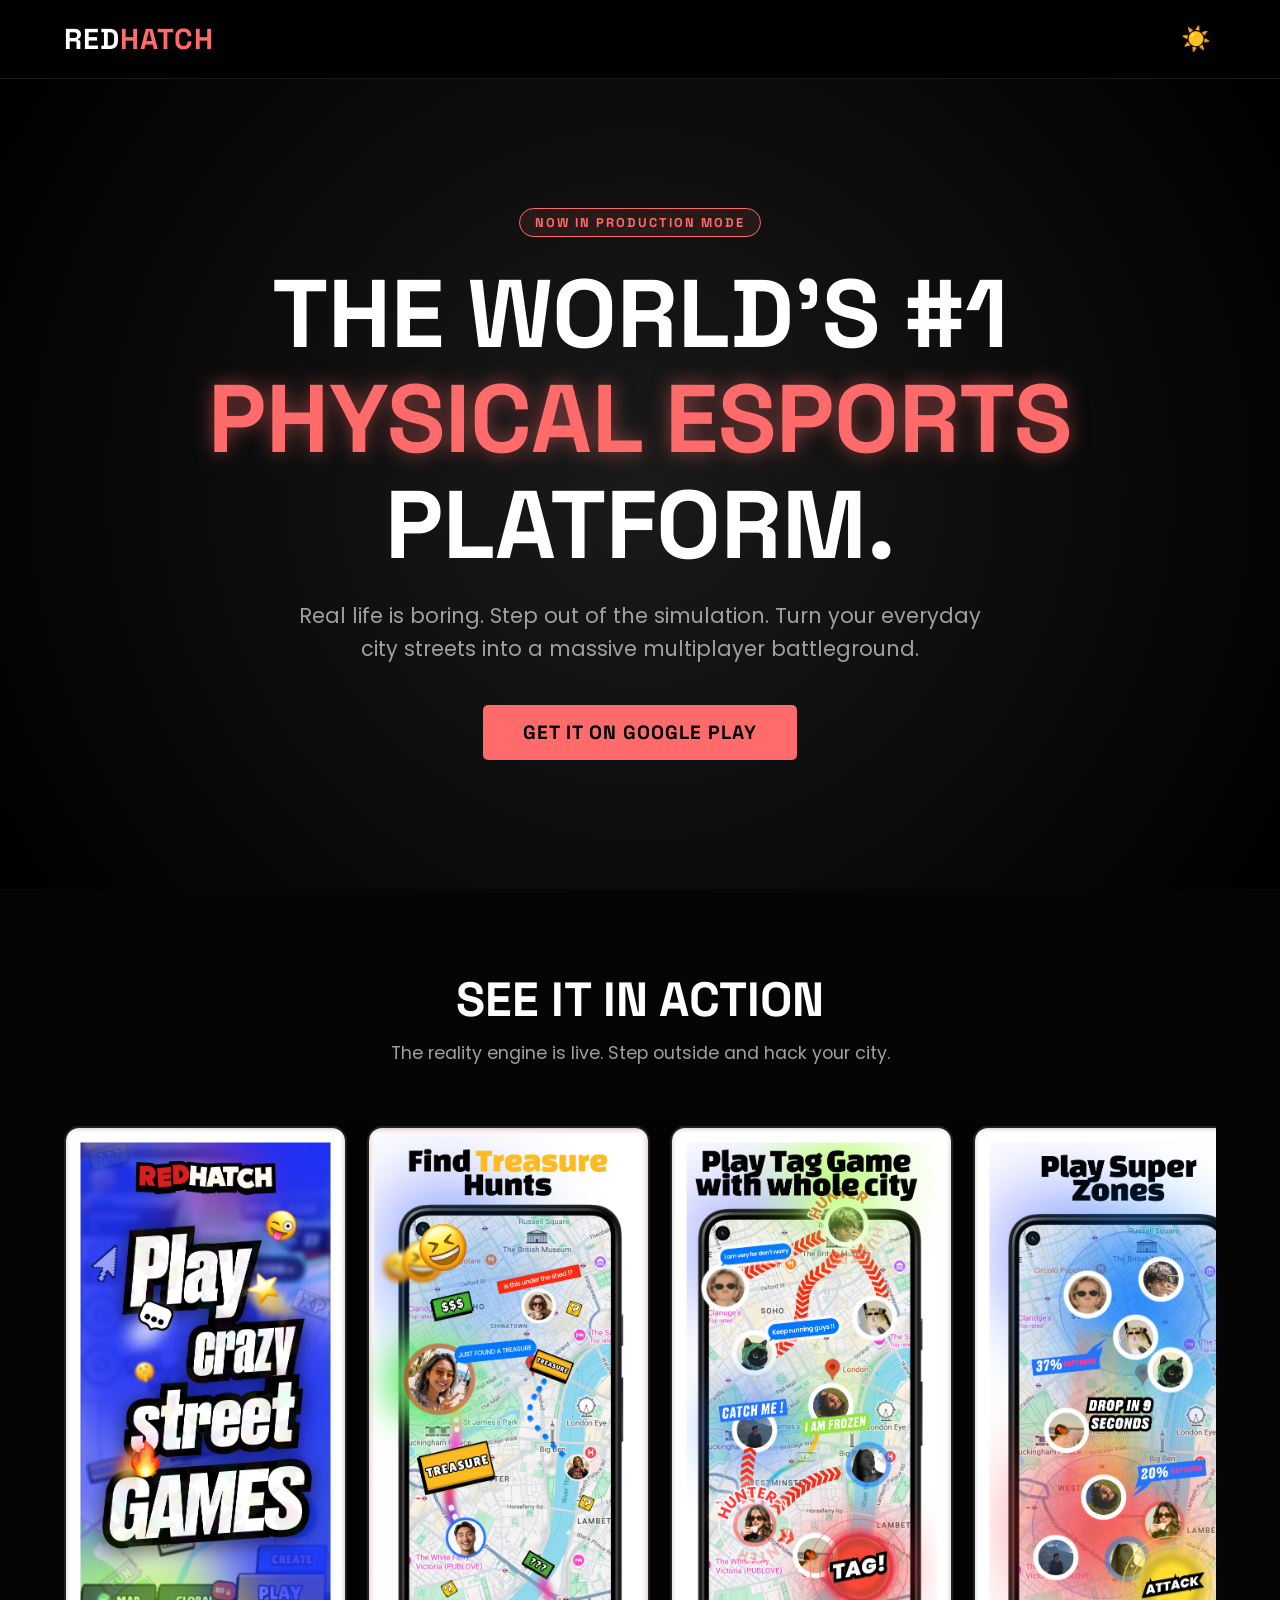
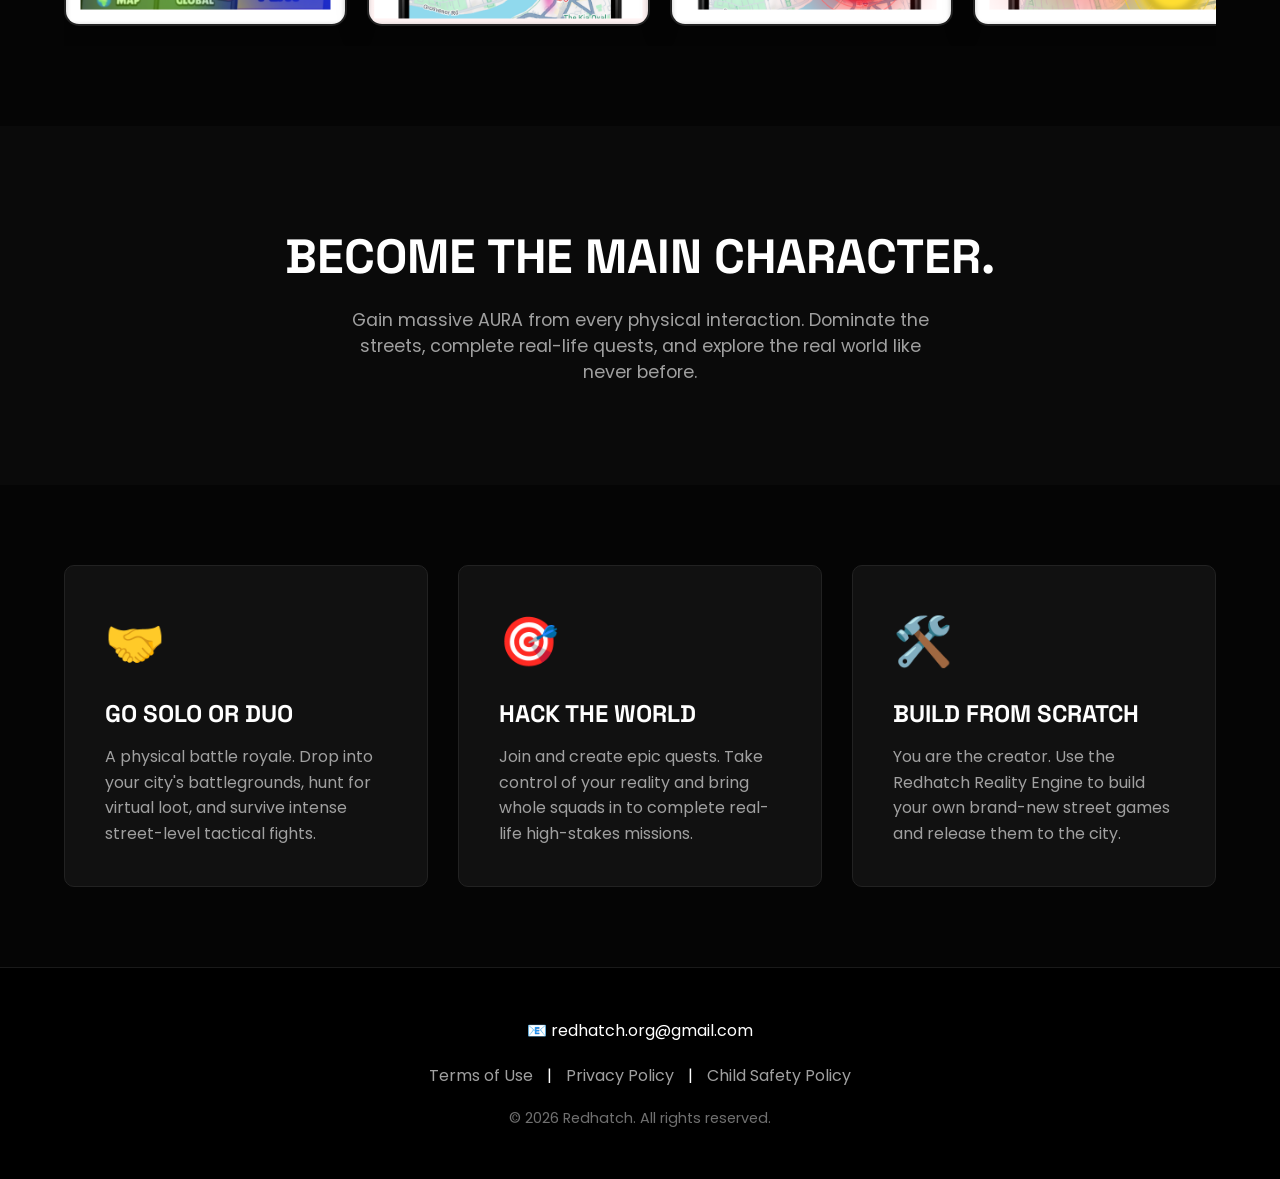
<file: index.html>
<!DOCTYPE html>
<html lang="en">
<head>
  <meta charset="UTF-8">
  <meta name="viewport" content="width=device-width, initial-scale=1.0">
  <title>Redhatch | The #1 Physical Esports Engine</title>
  <link rel="icon" type="image/png" href="logo.png">
  <link rel="stylesheet" href="style.css">
  <link href="https://fonts.googleapis.com/css2?family=Poppins:wght@400;600;800&family=Space+Grotesk:wght@700;800&display=swap" rel="stylesheet">
</head>
<body>

  <!-- Navigation -->
  <nav class="navbar">
    <a href="index.html" class="logo">
      RED<span>HATCH</span>
    </a>
    <button id="theme-toggle" class="theme-btn">☀️</button>
  </nav>

  <!-- HERO SECTION -->
  <header class="hero-section">
    <div class="hero-content">
      <div class="badge">NOW IN PRODUCTION MODE</div>
      <h1 class="glitch-text">THE WORLD'S #1<br><span class="highlight">PHYSICAL ESPORTS</span> PLATFORM.</h1>
      <p class="hero-subtext">Real life is boring. Step out of the simulation. Turn your everyday city streets into a massive multiplayer battleground.</p>
      
      <div class="cta-group">
        <!-- PUT YOUR ACTUAL GOOGLE PLAY LINK IN THE HREF BELOW -->
        <a href="https://play.google.com/store/apps/details?id=cloud.blamegame.android" target="_blank" class="btn-primary">GET IT ON GOOGLE PLAY</a>
      </div>
    </div>
  </header>

 <!-- APP SCREENSHOTS SECTION -->
  <section class="screenshots-section">
    <div class="container">
      <h2>SEE IT IN ACTION</h2>
      <p class="section-desc">The reality engine is live. Step outside and hack your city.</p>
      <div class="screenshot-gallery">
        <img src="screenshot1.png" alt="Redhatch Gameplay 1" class="screenshot-img">
        <img src="screenshot2.png" alt="Redhatch Gameplay 2" class="screenshot-img">
        <img src="screenshot3.png" alt="Redhatch Gameplay 3" class="screenshot-img">
        <img src="screenshot4.png" alt="Redhatch Gameplay 4" class="screenshot-img">
        <img src="screenshot5.png" alt="Redhatch Gameplay 5" class="screenshot-img">
        <img src="screenshot6.png" alt="Redhatch Gameplay 6" class="screenshot-img">
        <img src="screenshot7.png" alt="Redhatch Gameplay 7" class="screenshot-img">
      </div>
    </div>
  </section>

  <!-- THE HOOK -->
  <section class="aura-section">
    <div class="container">
      <h2>BECOME THE MAIN CHARACTER.</h2>
      <p>Gain massive AURA from every physical interaction. Dominate the streets, complete real-life quests, and explore the real world like never before.</p>
    </div>
  </section>

  <!-- FEATURES GRID -->
  <section class="features-section">
    <div class="container grid-layout">
      <div class="feature-card">
        <div class="icon">🤝</div>
        <h3>GO SOLO OR DUO</h3>
        <p>A physical battle royale. Drop into your city's battlegrounds, hunt for virtual loot, and survive intense street-level tactical fights.</p>
      </div>
      <div class="feature-card">
        <div class="icon">🎯</div>
        <h3>HACK THE WORLD</h3>
        <p>Join and create epic quests. Take control of your reality and bring whole squads in to complete real-life high-stakes missions.</p>
      </div>
      <div class="feature-card">
        <div class="icon">🛠️</div>
        <h3>BUILD FROM SCRATCH</h3>
        <p>You are the creator. Use the Redhatch Reality Engine to build your own brand-new street games and release them to the city.</p>
      </div>
    </div>
  </section>
  
  <!-- Footer -->
  <footer class="site-footer">
    <div class="container">
      <p>📧 redhatch.org@gmail.com</p>
      <div class="footer-links">
        <a href="terms.html">Terms of Use</a> | 
        <a href="privacy.html">Privacy Policy</a> | 
        <a href="csae.html">Child Safety Policy</a>
      </div>
      <p class="copyright">© 2026 Redhatch. All rights reserved.</p>
    </div>
  </footer>

  <!-- Light/Dark Mode Logic -->
  <script>
    const themeToggle = document.getElementById('theme-toggle');
    const body = document.body;

    // Check for saved theme preference
    const currentTheme = localStorage.getItem('theme');
    if (currentTheme === 'light') {
      body.classList.add('light-mode');
      themeToggle.textContent = '🌙';
    }

    themeToggle.addEventListener('click', () => {
      body.classList.toggle('light-mode');
      
      if (body.classList.contains('light-mode')) {
        localStorage.setItem('theme', 'light');
        themeToggle.textContent = '🌙';
      } else {
        localStorage.setItem('theme', 'dark');
        themeToggle.textContent = '☀️';
      }
    });
  </script>
</body>
</html>
</file>
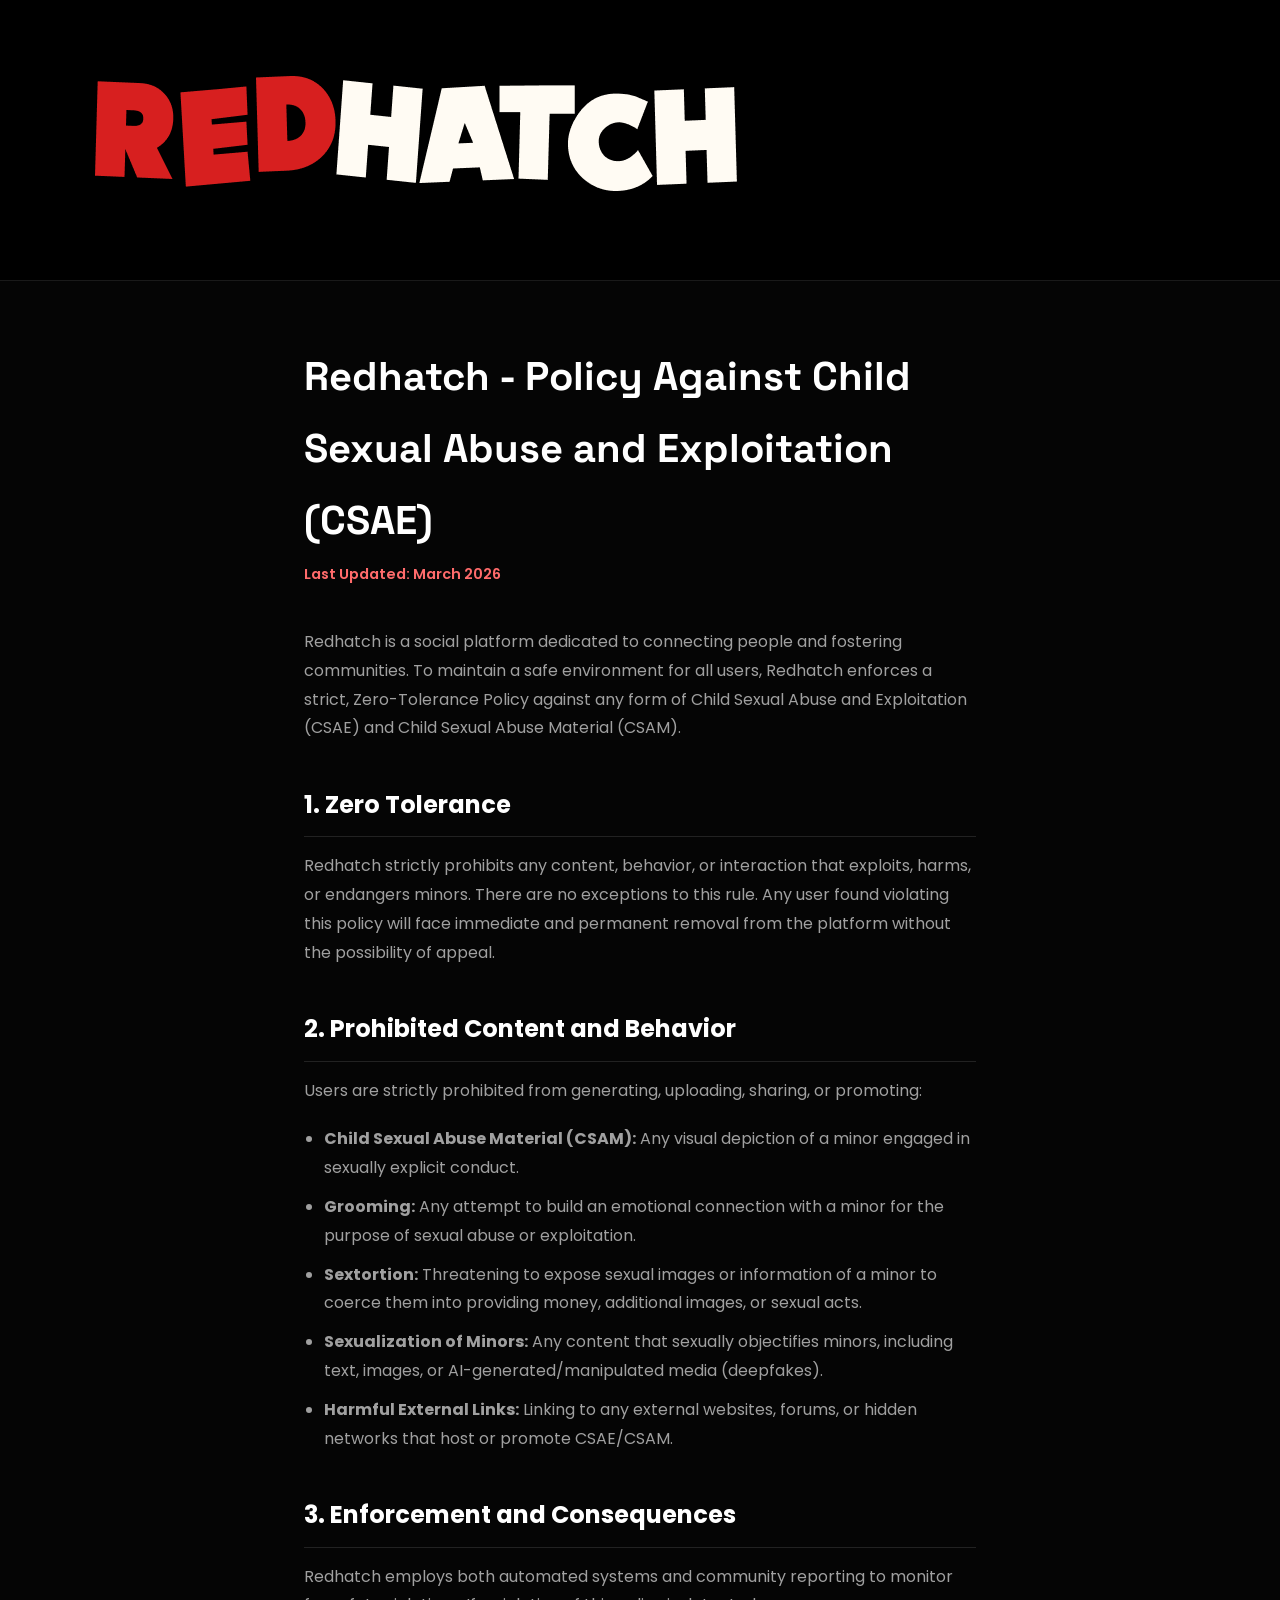
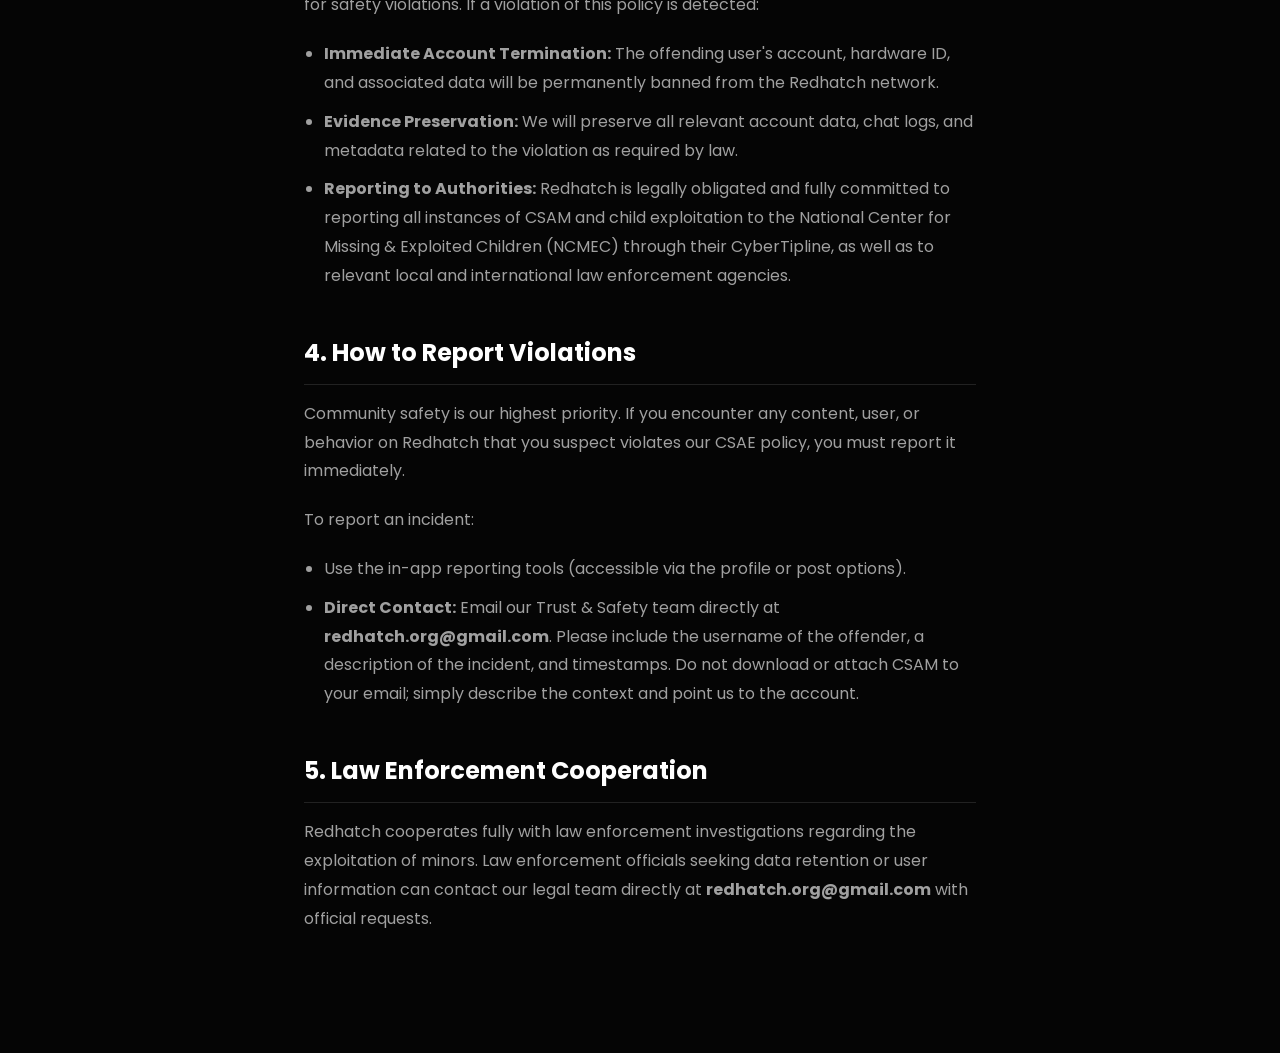
<file: csae.html>
<!DOCTYPE html>
<html lang="en">
<head>
  <meta charset="UTF-8">
  <meta name="viewport" content="width=device-width, initial-scale=1.0">
  <title>CSAE Policy | Redhatch</title>
  <link rel="icon" type="image/png" href="logo.png">
  <link rel="stylesheet" href="style.css">
  <link href="https://fonts.googleapis.com/css2?family=Poppins:wght@400;600;800&family=Space+Grotesk:wght@700&display=swap" rel="stylesheet">
</head>
<body>

  <!-- Navigation -->
  <nav class="navbar">
    <a href="/" class="logo">
      <img src="top-logo.png" alt="Redhatch Logo" class="brand-logo">
    </a>
  </nav>

  <!-- Legal Content -->
  <main class="legal-container">
    <h1>Redhatch - Policy Against Child Sexual Abuse and Exploitation (CSAE)</h1>
    <p class="last-updated">Last Updated: March 2026</p>

    <p>Redhatch is a social platform dedicated to connecting people and fostering communities. To maintain a safe environment for all users, Redhatch enforces a strict, Zero-Tolerance Policy against any form of Child Sexual Abuse and Exploitation (CSAE) and Child Sexual Abuse Material (CSAM).</p>

    <h2>1. Zero Tolerance</h2>
    <p>Redhatch strictly prohibits any content, behavior, or interaction that exploits, harms, or endangers minors. There are no exceptions to this rule. Any user found violating this policy will face immediate and permanent removal from the platform without the possibility of appeal.</p>

    <h2>2. Prohibited Content and Behavior</h2>
    <p>Users are strictly prohibited from generating, uploading, sharing, or promoting:</p>
    <ul>
      <li><strong>Child Sexual Abuse Material (CSAM):</strong> Any visual depiction of a minor engaged in sexually explicit conduct.</li>
      <li><strong>Grooming:</strong> Any attempt to build an emotional connection with a minor for the purpose of sexual abuse or exploitation.</li>
      <li><strong>Sextortion:</strong> Threatening to expose sexual images or information of a minor to coerce them into providing money, additional images, or sexual acts.</li>
      <li><strong>Sexualization of Minors:</strong> Any content that sexually objectifies minors, including text, images, or AI-generated/manipulated media (deepfakes).</li>
      <li><strong>Harmful External Links:</strong> Linking to any external websites, forums, or hidden networks that host or promote CSAE/CSAM.</li>
    </ul>

    <h2>3. Enforcement and Consequences</h2>
    <p>Redhatch employs both automated systems and community reporting to monitor for safety violations. If a violation of this policy is detected:</p>
    <ul>
      <li><strong>Immediate Account Termination:</strong> The offending user's account, hardware ID, and associated data will be permanently banned from the Redhatch network.</li>
      <li><strong>Evidence Preservation:</strong> We will preserve all relevant account data, chat logs, and metadata related to the violation as required by law.</li>
      <li><strong>Reporting to Authorities:</strong> Redhatch is legally obligated and fully committed to reporting all instances of CSAM and child exploitation to the National Center for Missing & Exploited Children (NCMEC) through their CyberTipline, as well as to relevant local and international law enforcement agencies.</li>
    </ul>

    <h2>4. How to Report Violations</h2>
    <p>Community safety is our highest priority. If you encounter any content, user, or behavior on Redhatch that you suspect violates our CSAE policy, you must report it immediately.</p>
    <p>To report an incident:</p>
    <ul>
      <li>Use the in-app reporting tools (accessible via the profile or post options).</li>
      <li><strong>Direct Contact:</strong> Email our Trust & Safety team directly at <strong>redhatch.org@gmail.com</strong>. Please include the username of the offender, a description of the incident, and timestamps. Do not download or attach CSAM to your email; simply describe the context and point us to the account.</li>
    </ul>

    <h2>5. Law Enforcement Cooperation</h2>
    <p>Redhatch cooperates fully with law enforcement investigations regarding the exploitation of minors. Law enforcement officials seeking data retention or user information can contact our legal team directly at <strong>redhatch.org@gmail.com</strong> with official requests.</p>
  </main>

</body>
</html>
</file>
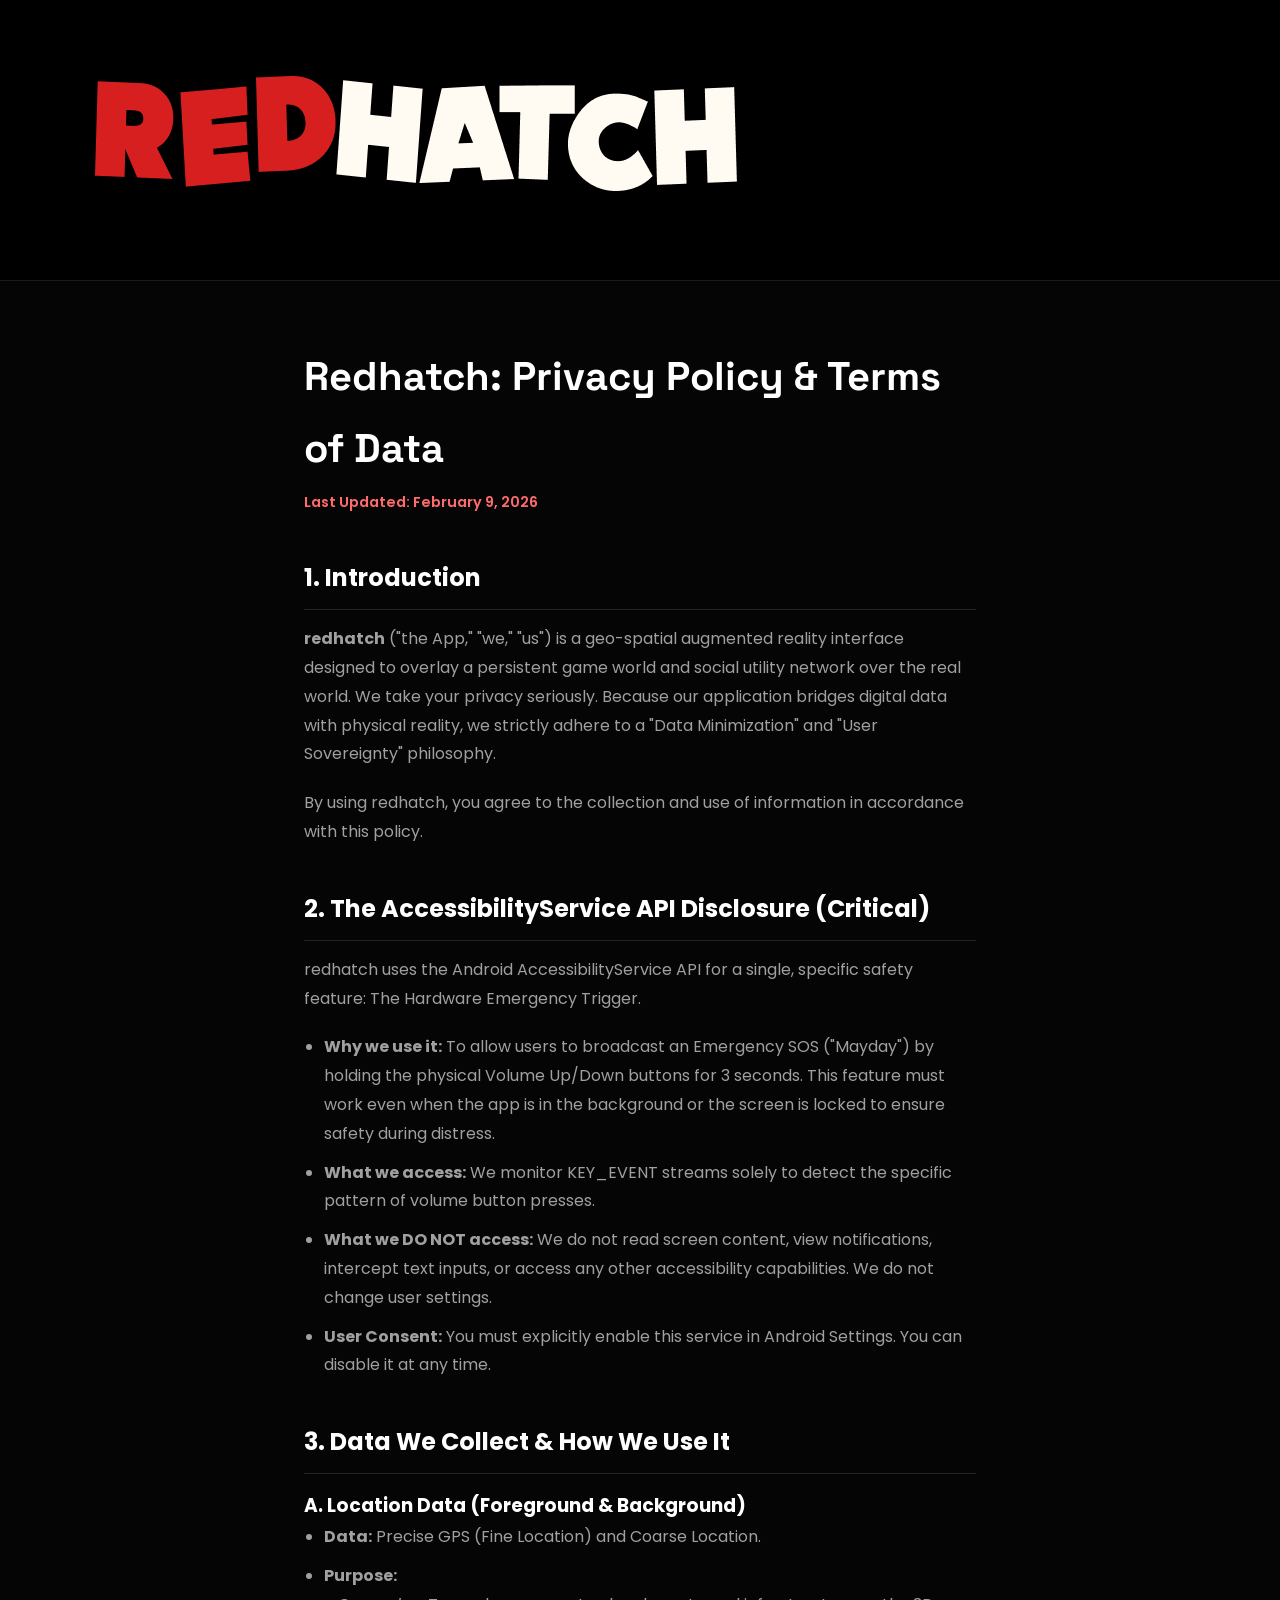
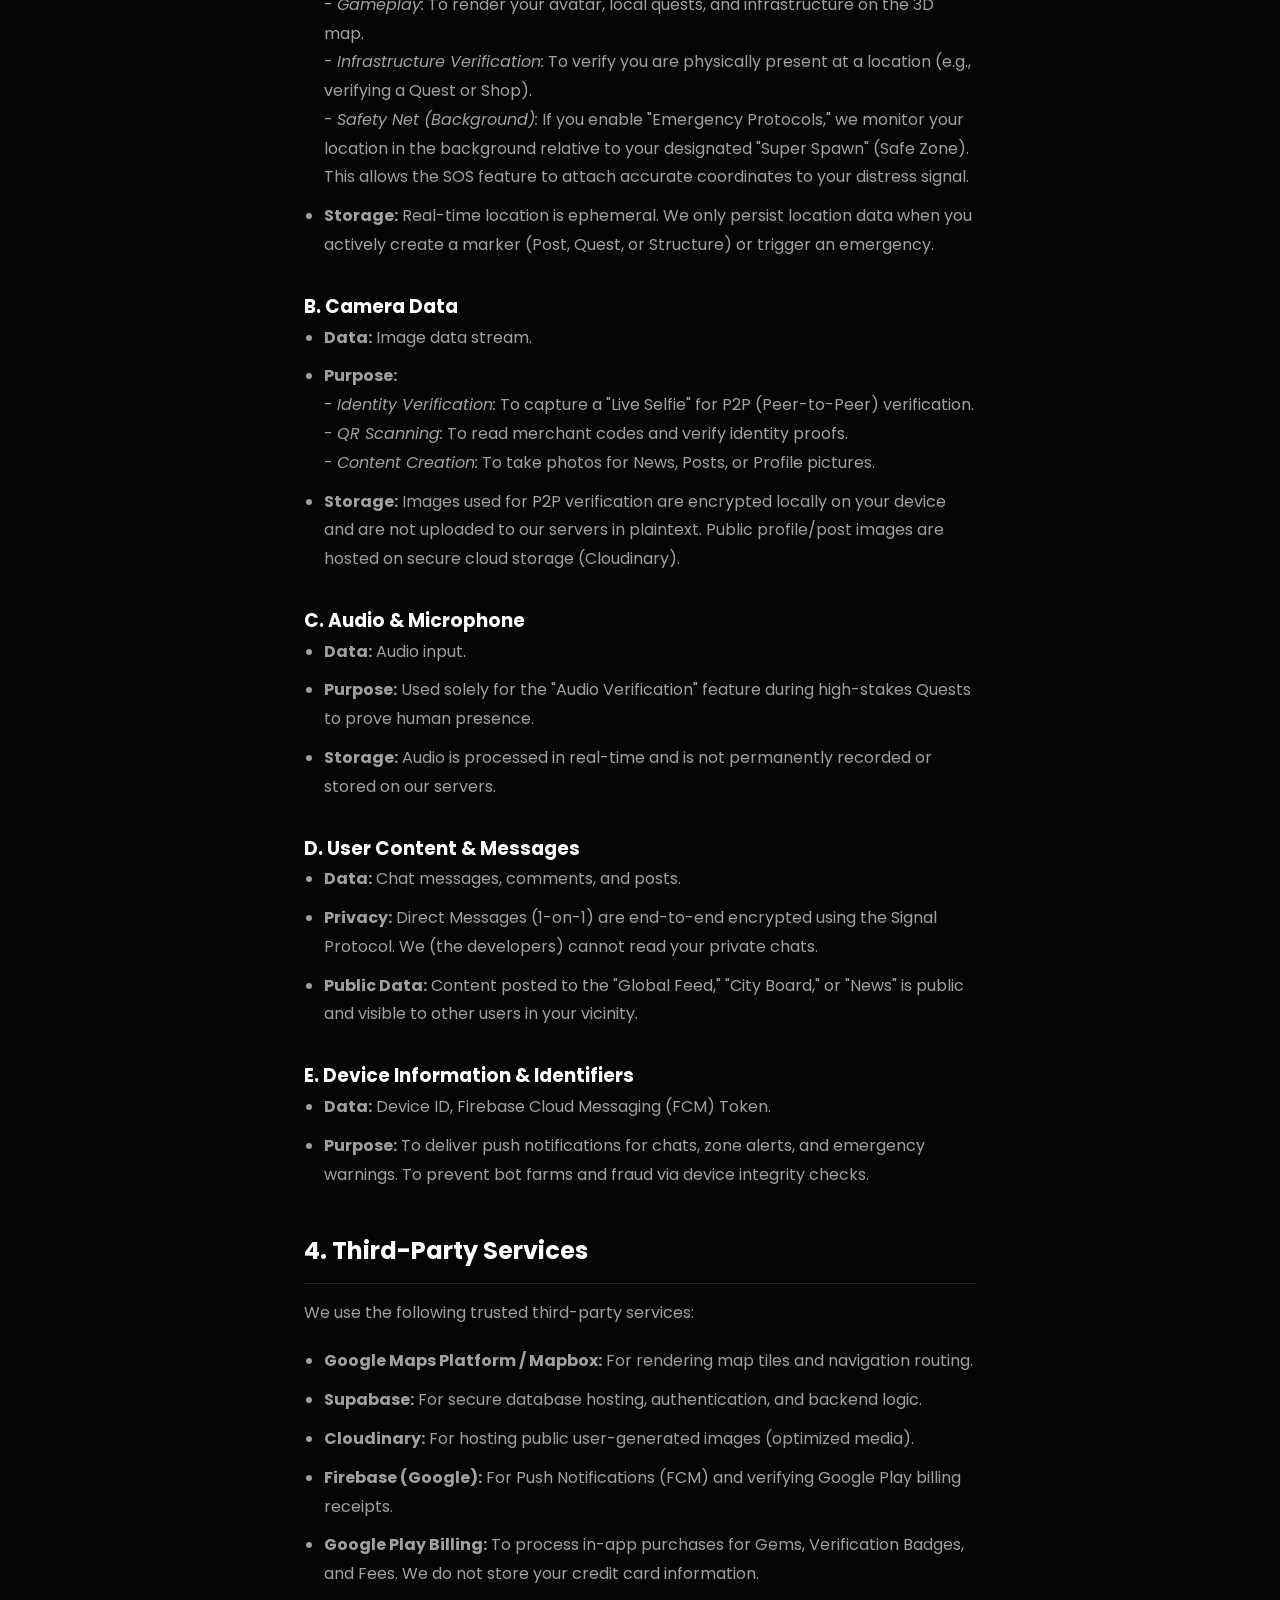
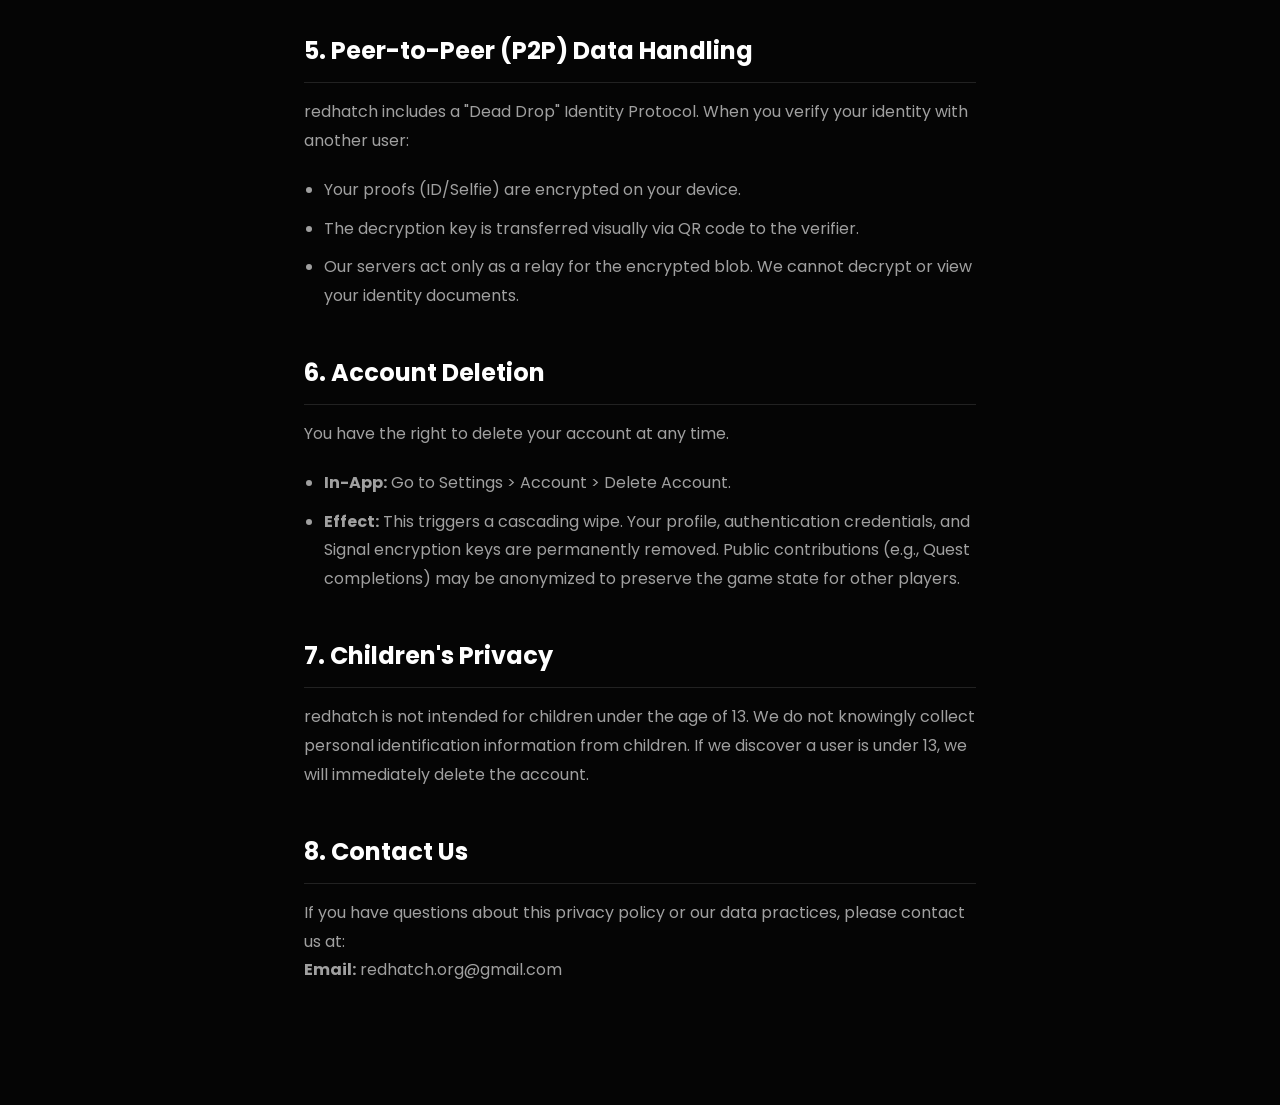
<file: privacy.html>
<!DOCTYPE html>
<html lang="en">
<head>
  <meta charset="UTF-8">
  <meta name="viewport" content="width=device-width, initial-scale=1.0">
  <title>Privacy Policy | Redhatch</title>
  <link rel="icon" type="image/png" href="logo.png">
  <link rel="stylesheet" href="style.css">
  <link href="https://fonts.googleapis.com/css2?family=Poppins:wght@400;600;800&family=Space+Grotesk:wght@700&display=swap" rel="stylesheet">
</head>
<body>

  <!-- Navigation -->
  <nav class="navbar">
    <a href="/" class="logo">
      <img src="top-logo.png" alt="Redhatch Logo" class="brand-logo">
    </a>
  </nav>

  <!-- Legal Content -->
  <main class="legal-container">
    <h1>Redhatch: Privacy Policy & Terms of Data</h1>
    <p class="last-updated">Last Updated: February 9, 2026</p>

    <h2>1. Introduction</h2>
    <p><strong>redhatch</strong> ("the App," "we," "us") is a geo-spatial augmented reality interface designed to overlay a persistent game world and social utility network over the real world. We take your privacy seriously. Because our application bridges digital data with physical reality, we strictly adhere to a "Data Minimization" and "User Sovereignty" philosophy.</p>
    <p>By using redhatch, you agree to the collection and use of information in accordance with this policy.</p>

    <h2>2. The AccessibilityService API Disclosure (Critical)</h2>
    <p>redhatch uses the Android AccessibilityService API for a single, specific safety feature: The Hardware Emergency Trigger.</p>
    <ul>
      <li><strong>Why we use it:</strong> To allow users to broadcast an Emergency SOS ("Mayday") by holding the physical Volume Up/Down buttons for 3 seconds. This feature must work even when the app is in the background or the screen is locked to ensure safety during distress.</li>
      <li><strong>What we access:</strong> We monitor KEY_EVENT streams solely to detect the specific pattern of volume button presses.</li>
      <li><strong>What we DO NOT access:</strong> We do not read screen content, view notifications, intercept text inputs, or access any other accessibility capabilities. We do not change user settings.</li>
      <li><strong>User Consent:</strong> You must explicitly enable this service in Android Settings. You can disable it at any time.</li>
    </ul>

    <h2>3. Data We Collect & How We Use It</h2>
    
    <h3>A. Location Data (Foreground & Background)</h3>
    <ul>
      <li><strong>Data:</strong> Precise GPS (Fine Location) and Coarse Location.</li>
      <li><strong>Purpose:</strong> 
        <br>- <em>Gameplay:</em> To render your avatar, local quests, and infrastructure on the 3D map.
        <br>- <em>Infrastructure Verification:</em> To verify you are physically present at a location (e.g., verifying a Quest or Shop).
        <br>- <em>Safety Net (Background):</em> If you enable "Emergency Protocols," we monitor your location in the background relative to your designated "Super Spawn" (Safe Zone). This allows the SOS feature to attach accurate coordinates to your distress signal.
      </li>
      <li><strong>Storage:</strong> Real-time location is ephemeral. We only persist location data when you actively create a marker (Post, Quest, or Structure) or trigger an emergency.</li>
    </ul>

    <h3>B. Camera Data</h3>
    <ul>
      <li><strong>Data:</strong> Image data stream.</li>
      <li><strong>Purpose:</strong>
        <br>- <em>Identity Verification:</em> To capture a "Live Selfie" for P2P (Peer-to-Peer) verification.
        <br>- <em>QR Scanning:</em> To read merchant codes and verify identity proofs.
        <br>- <em>Content Creation:</em> To take photos for News, Posts, or Profile pictures.
      </li>
      <li><strong>Storage:</strong> Images used for P2P verification are encrypted locally on your device and are not uploaded to our servers in plaintext. Public profile/post images are hosted on secure cloud storage (Cloudinary).</li>
    </ul>

    <h3>C. Audio & Microphone</h3>
    <ul>
      <li><strong>Data:</strong> Audio input.</li>
      <li><strong>Purpose:</strong> Used solely for the "Audio Verification" feature during high-stakes Quests to prove human presence.</li>
      <li><strong>Storage:</strong> Audio is processed in real-time and is not permanently recorded or stored on our servers.</li>
    </ul>

    <h3>D. User Content & Messages</h3>
    <ul>
      <li><strong>Data:</strong> Chat messages, comments, and posts.</li>
      <li><strong>Privacy:</strong> Direct Messages (1-on-1) are end-to-end encrypted using the Signal Protocol. We (the developers) cannot read your private chats.</li>
      <li><strong>Public Data:</strong> Content posted to the "Global Feed," "City Board," or "News" is public and visible to other users in your vicinity.</li>
    </ul>

    <h3>E. Device Information & Identifiers</h3>
    <ul>
      <li><strong>Data:</strong> Device ID, Firebase Cloud Messaging (FCM) Token.</li>
      <li><strong>Purpose:</strong> To deliver push notifications for chats, zone alerts, and emergency warnings. To prevent bot farms and fraud via device integrity checks.</li>
    </ul>

    <h2>4. Third-Party Services</h2>
    <p>We use the following trusted third-party services:</p>
    <ul>
      <li><strong>Google Maps Platform / Mapbox:</strong> For rendering map tiles and navigation routing.</li>
      <li><strong>Supabase:</strong> For secure database hosting, authentication, and backend logic.</li>
      <li><strong>Cloudinary:</strong> For hosting public user-generated images (optimized media).</li>
      <li><strong>Firebase (Google):</strong> For Push Notifications (FCM) and verifying Google Play billing receipts.</li>
      <li><strong>Google Play Billing:</strong> To process in-app purchases for Gems, Verification Badges, and Fees. We do not store your credit card information.</li>
    </ul>

    <h2>5. Peer-to-Peer (P2P) Data Handling</h2>
    <p>redhatch includes a "Dead Drop" Identity Protocol. When you verify your identity with another user:</p>
    <ul>
      <li>Your proofs (ID/Selfie) are encrypted on your device.</li>
      <li>The decryption key is transferred visually via QR code to the verifier.</li>
      <li>Our servers act only as a relay for the encrypted blob. We cannot decrypt or view your identity documents.</li>
    </ul>

    <h2>6. Account Deletion</h2>
    <p>You have the right to delete your account at any time.</p>
    <ul>
      <li><strong>In-App:</strong> Go to Settings > Account > Delete Account.</li>
      <li><strong>Effect:</strong> This triggers a cascading wipe. Your profile, authentication credentials, and Signal encryption keys are permanently removed. Public contributions (e.g., Quest completions) may be anonymized to preserve the game state for other players.</li>
    </ul>

    <h2>7. Children's Privacy</h2>
    <p>redhatch is not intended for children under the age of 13. We do not knowingly collect personal identification information from children. If we discover a user is under 13, we will immediately delete the account.</p>

    <h2>8. Contact Us</h2>
    <p>If you have questions about this privacy policy or our data practices, please contact us at:<br>
    <strong>Email:</strong> redhatch.org@gmail.com</p>
  </main>

</body>
</html>
</file>
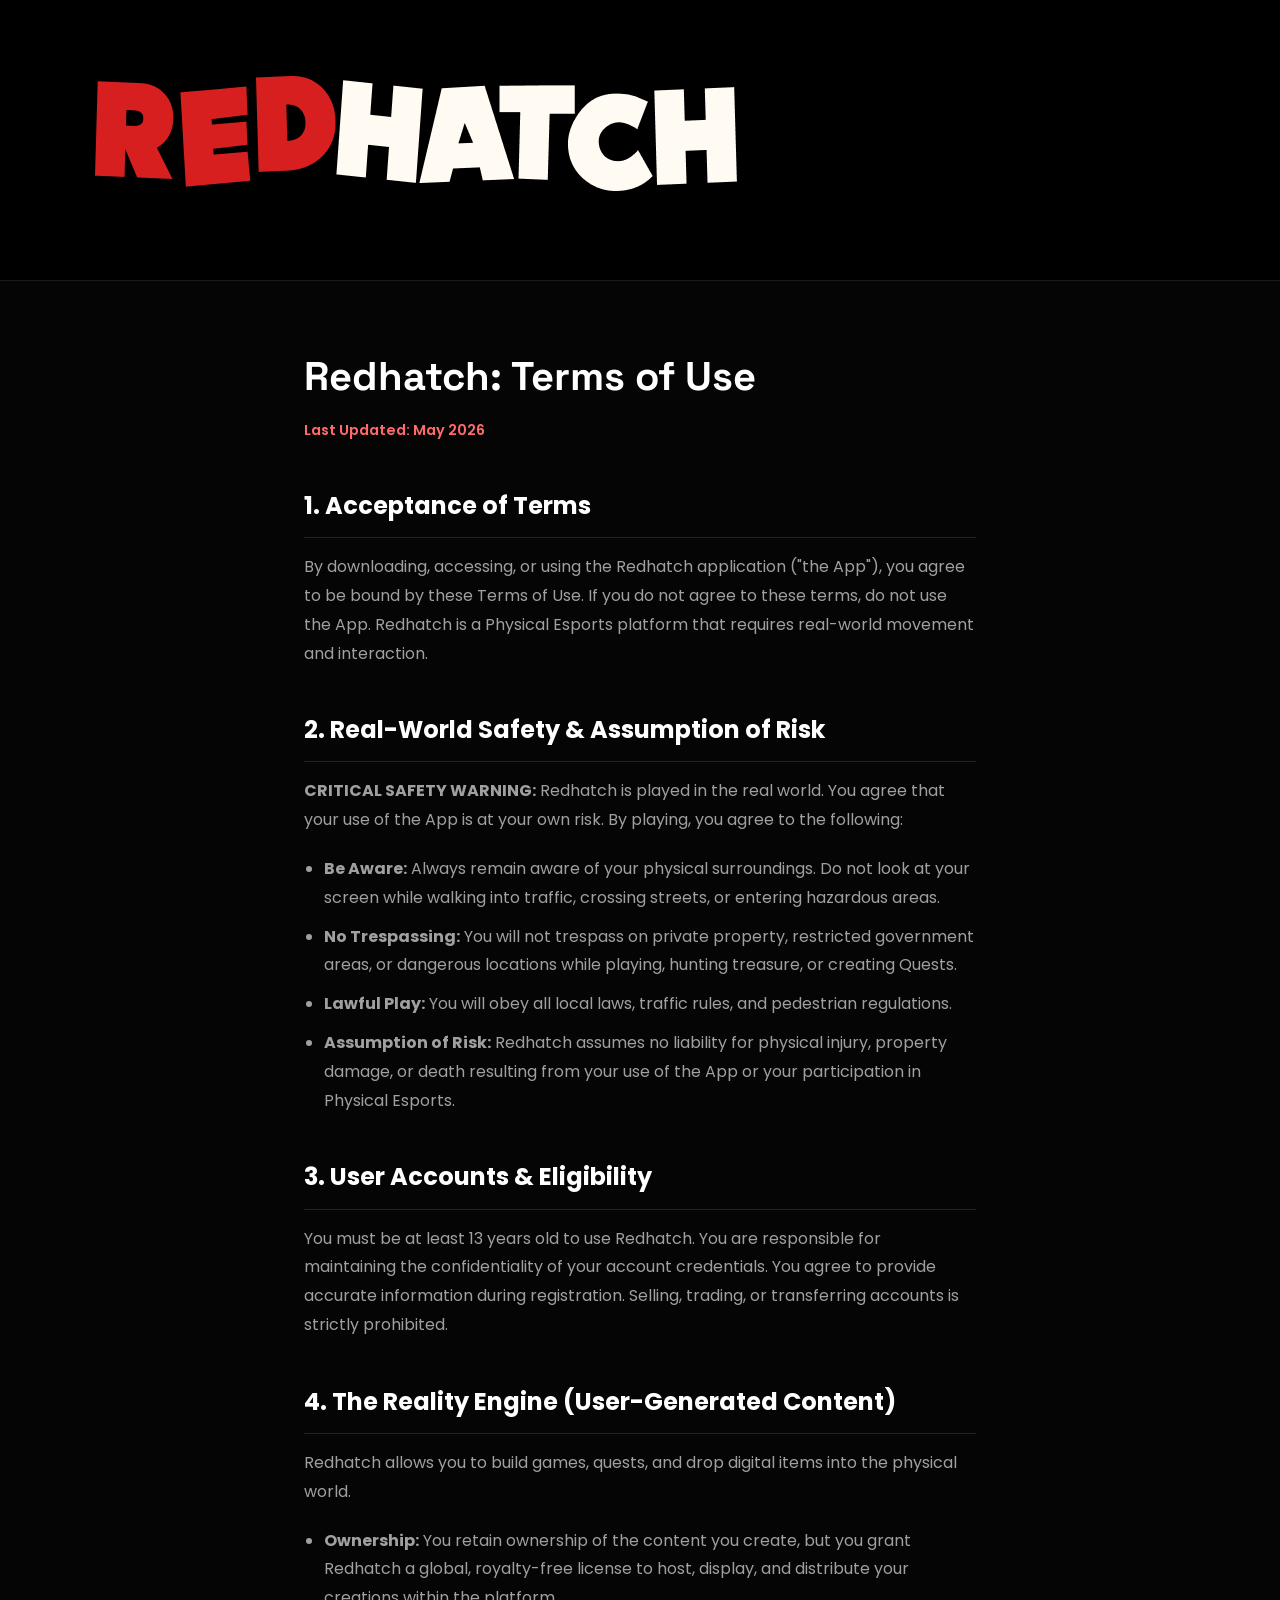
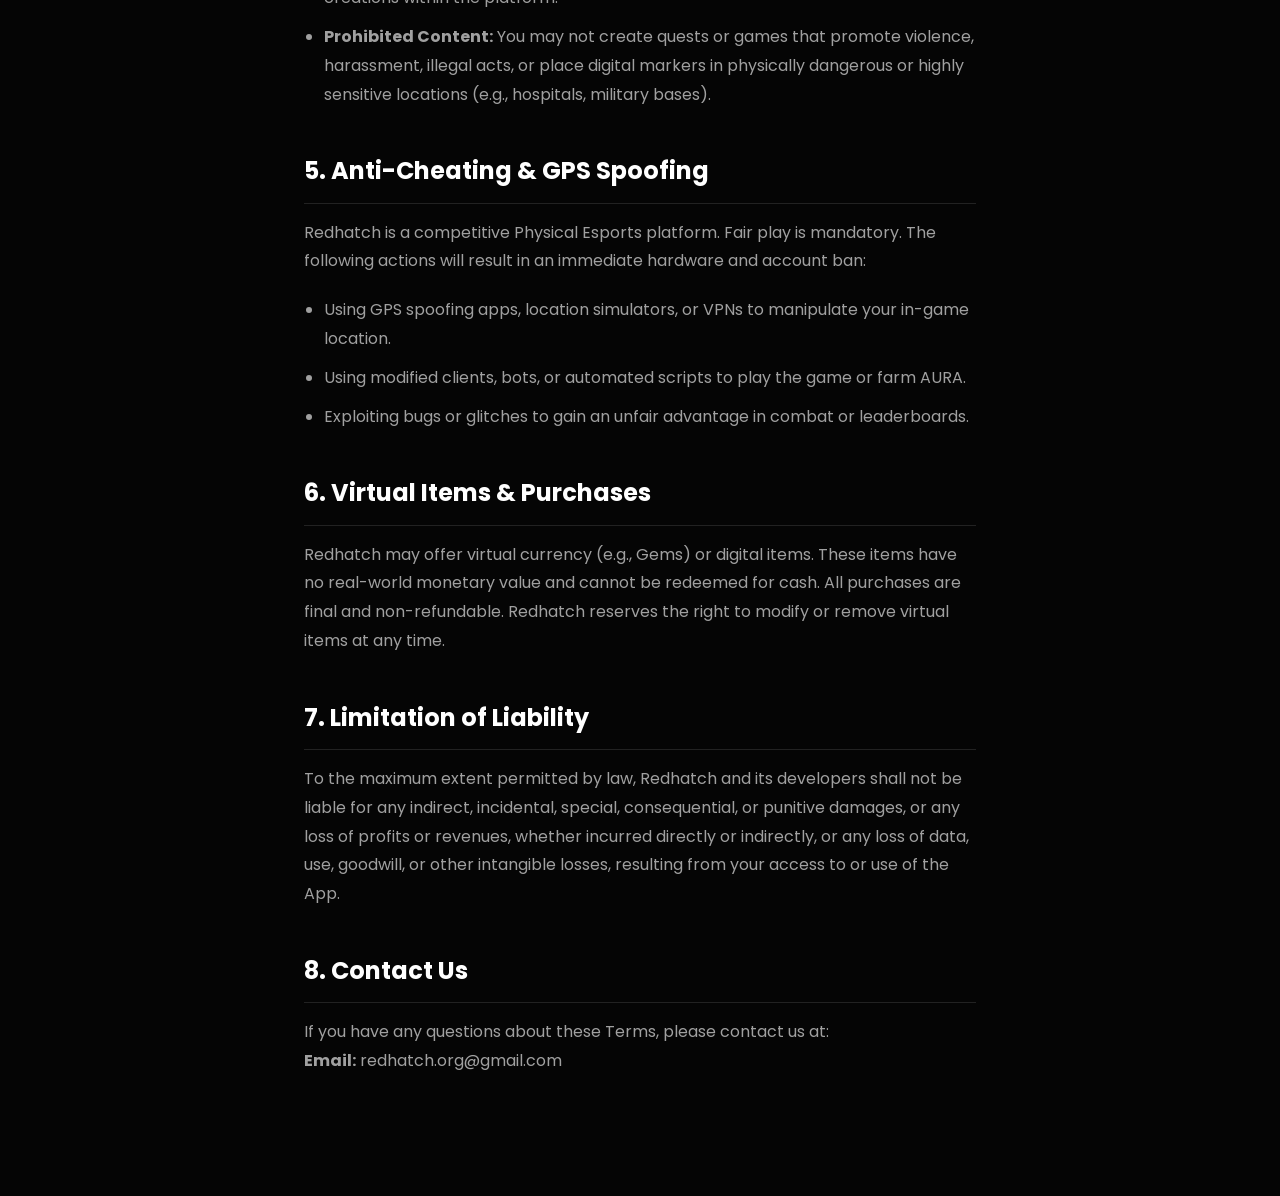
<file: terms.html>
<!DOCTYPE html>
<html lang="en">
<head>
  <meta charset="UTF-8">
  <meta name="viewport" content="width=device-width, initial-scale=1.0">
  <title>Terms of Use | Redhatch</title>
  <link rel="icon" type="image/png" href="logo.png">
  <link rel="stylesheet" href="style.css">
  <link href="https://fonts.googleapis.com/css2?family=Poppins:wght@400;600;800&family=Space+Grotesk:wght@700&display=swap" rel="stylesheet">
</head>
<body>

  <!-- Navigation -->
  <nav class="navbar">
    <a href="/" class="logo">
      <img src="top-logo.png" alt="Redhatch Logo" class="brand-logo">
    </a>
  </nav>

  <!-- Legal Content -->
  <main class="legal-container">
    <h1>Redhatch: Terms of Use</h1>
    <p class="last-updated">Last Updated: May 2026</p>

    <h2>1. Acceptance of Terms</h2>
    <p>By downloading, accessing, or using the Redhatch application ("the App"), you agree to be bound by these Terms of Use. If you do not agree to these terms, do not use the App. Redhatch is a Physical Esports platform that requires real-world movement and interaction.</p>

    <h2>2. Real-World Safety & Assumption of Risk</h2>
    <p><strong>CRITICAL SAFETY WARNING:</strong> Redhatch is played in the real world. You agree that your use of the App is at your own risk. By playing, you agree to the following:</p>
    <ul>
      <li><strong>Be Aware:</strong> Always remain aware of your physical surroundings. Do not look at your screen while walking into traffic, crossing streets, or entering hazardous areas.</li>
      <li><strong>No Trespassing:</strong> You will not trespass on private property, restricted government areas, or dangerous locations while playing, hunting treasure, or creating Quests.</li>
      <li><strong>Lawful Play:</strong> You will obey all local laws, traffic rules, and pedestrian regulations.</li>
      <li><strong>Assumption of Risk:</strong> Redhatch assumes no liability for physical injury, property damage, or death resulting from your use of the App or your participation in Physical Esports.</li>
    </ul>

    <h2>3. User Accounts & Eligibility</h2>
    <p>You must be at least 13 years old to use Redhatch. You are responsible for maintaining the confidentiality of your account credentials. You agree to provide accurate information during registration. Selling, trading, or transferring accounts is strictly prohibited.</p>

    <h2>4. The Reality Engine (User-Generated Content)</h2>
    <p>Redhatch allows you to build games, quests, and drop digital items into the physical world.</p>
    <ul>
      <li><strong>Ownership:</strong> You retain ownership of the content you create, but you grant Redhatch a global, royalty-free license to host, display, and distribute your creations within the platform.</li>
      <li><strong>Prohibited Content:</strong> You may not create quests or games that promote violence, harassment, illegal acts, or place digital markers in physically dangerous or highly sensitive locations (e.g., hospitals, military bases).</li>
    </ul>

    <h2>5. Anti-Cheating & GPS Spoofing</h2>
    <p>Redhatch is a competitive Physical Esports platform. Fair play is mandatory. The following actions will result in an immediate hardware and account ban:</p>
    <ul>
      <li>Using GPS spoofing apps, location simulators, or VPNs to manipulate your in-game location.</li>
      <li>Using modified clients, bots, or automated scripts to play the game or farm AURA.</li>
      <li>Exploiting bugs or glitches to gain an unfair advantage in combat or leaderboards.</li>
    </ul>

    <h2>6. Virtual Items & Purchases</h2>
    <p>Redhatch may offer virtual currency (e.g., Gems) or digital items. These items have no real-world monetary value and cannot be redeemed for cash. All purchases are final and non-refundable. Redhatch reserves the right to modify or remove virtual items at any time.</p>

    <h2>7. Limitation of Liability</h2>
    <p>To the maximum extent permitted by law, Redhatch and its developers shall not be liable for any indirect, incidental, special, consequential, or punitive damages, or any loss of profits or revenues, whether incurred directly or indirectly, or any loss of data, use, goodwill, or other intangible losses, resulting from your access to or use of the App.</p>

    <h2>8. Contact Us</h2>
    <p>If you have any questions about these Terms, please contact us at:<br>
    <strong>Email:</strong> redhatch.org@gmail.com</p>
  </main>

</body>
</html>
</file>
<file: style.css>
/* --- CSS VARIABLES (LIGHT/DARK MODE) --- */
:root {
  /* Default Dark Mode */
  --bg-color: #050505;
  --text-color: #ffffff;
  --text-muted: #a0a0a0;
  --nav-bg: #000000;
  --border-color: #1a1a1a;
  --card-bg: #111111;
  --card-border: #222222;
  --hero-bg: radial-gradient(circle at center, #1a1a1a 0%, #000000 100%);
  --aura-bg: #0a0a0a;
}

body.light-mode {
  /* Light Mode Overrides */
  --bg-color: #f8f9fa;
  --text-color: #111111;
  --text-muted: #555555;
  --nav-bg: #ffffff;
  --border-color: #e0e0e0;
  --card-bg: #ffffff;
  --card-border: #d1d1d1;
  --hero-bg: radial-gradient(circle at center, #ffffff 0%, #e9ecef 100%);
  --aura-bg: #f1f3f5;
}

/* --- GLOBAL RESETS & FONTS --- */
* {
  margin: 0;
  padding: 0;
  box-sizing: border-box;
}

body {
  background-color: var(--bg-color);
  color: var(--text-color);
  font-family: 'Poppins', sans-serif;
  overflow-x: hidden;
  transition: background-color 0.3s ease, color 0.3s ease;
}

.container {
  max-width: 1200px;
  margin: 0 auto;
}

/* --- NAVBAR --- */
.navbar {
  padding: 20px 5%;
  display: flex;
  justify-content: space-between;
  align-items: center;
  background: var(--nav-bg);
  border-bottom: 1px solid var(--border-color);
  transition: background-color 0.3s ease;
}

.logo {
  color: var(--text-color);
  font-size: 1.8rem;
  font-family: 'Space Grotesk', sans-serif;
  text-decoration: none;
  font-weight: 800;
  letter-spacing: 1px;
}

.logo span {
  color: #ff6b6b;
}

.theme-btn {
  background: none;
  border: none;
  font-size: 1.5rem;
  cursor: pointer;
  padding: 5px;
  transition: transform 0.2s;
}

.theme-btn:hover {
  transform: scale(1.1);
}

/* --- HERO SECTION --- */
.hero-section {
  min-height: 90vh;
  display: flex;
  align-items: center;
  justify-content: center;
  text-align: center;
  padding: 60px 5%;
  background: var(--hero-bg);
  transition: background 0.3s ease;
}

.badge {
  display: inline-block;
  background: rgba(255, 107, 107, 0.1);
  color: #ff6b6b;
  border: 1px solid #ff6b6b;
  padding: 5px 15px;
  border-radius: 50px;
  font-size: 0.8rem;
  font-family: 'Space Grotesk', sans-serif;
  letter-spacing: 2px;
  margin-bottom: 25px;
  font-weight: 700;
}

.glitch-text {
  font-family: 'Space Grotesk', sans-serif;
  font-size: clamp(2.5rem, 8vw, 6rem);
  font-weight: 800;
  color: var(--text-color);
  line-height: 1.1;
  margin-bottom: 20px;
  text-transform: uppercase;
}

.highlight {
  color: #ff6b6b;
  text-shadow: 0 0 20px rgba(255, 107, 107, 0.5);
}

.hero-subtext {
  font-size: clamp(1rem, 2vw, 1.3rem);
  color: var(--text-muted);
  max-width: 700px;
  margin: 0 auto 40px auto;
  line-height: 1.6;
}

/* --- BUTTONS --- */
.btn-primary {
  display: inline-block;
  background: #ff6b6b;
  color: #000;
  font-family: 'Space Grotesk', sans-serif;
  font-weight: 800;
  font-size: 1.2rem;
  padding: 15px 40px;
  text-decoration: none;
  border-radius: 5px;
  transition: all 0.3s ease;
  text-transform: uppercase;
  letter-spacing: 1px;
}

.btn-primary:hover {
  background: #ff4757;
  color: #fff;
  transform: translateY(-3px);
  box-shadow: 0 10px 20px rgba(255, 107, 107, 0.3);
}

/* --- SCREENSHOTS SECTION --- */
.screenshots-section {
  padding: 80px 5%;
  background: var(--bg-color);
  text-align: center;
}

.screenshots-section h2 {
  font-family: 'Space Grotesk', sans-serif;
  font-size: clamp(2rem, 4vw, 3rem);
  color: var(--text-color);
  margin-bottom: 10px;
}

.section-desc {
  color: var(--text-muted);
  margin-bottom: 40px;
  font-size: 1.1rem;
}

.screenshot-gallery {
  display: flex;
  gap: 20px;
  overflow-x: auto;
  padding: 20px 0;
  scrollbar-width: thin;
  scrollbar-color: #ff6b6b var(--card-bg);
}

.screenshot-gallery::-webkit-scrollbar {
  height: 8px;
}
.screenshot-gallery::-webkit-scrollbar-thumb {
  background: #ff6b6b;
  border-radius: 10px;
}

.screenshot-img {
  height: 500px;
  width: auto;
  border-radius: 15px;
  border: 2px solid var(--card-border);
  box-shadow: 0 10px 30px rgba(0,0,0,0.3);
  transition: transform 0.3s ease;
  background-color: var(--card-bg); /* acts as a placeholder color if image is missing */
}

.screenshot-img:hover {
  transform: scale(1.02);
}

/* --- AURA SECTION --- */
.aura-section {
  text-align: center;
  padding: 100px 5%;
  background: var(--aura-bg);
  transition: background 0.3s ease;
}

.aura-section h2 {
  font-family: 'Space Grotesk', sans-serif;
  font-size: clamp(2rem, 4vw, 3rem);
  color: var(--text-color);
  margin-bottom: 20px;
}

.aura-section p {
  color: var(--text-muted);
  max-width: 600px;
  margin: 0 auto;
  font-size: 1.1rem;
}

/* --- FEATURES GRID --- */
.features-section {
  padding: 80px 5%;
  background: var(--bg-color);
}

.grid-layout {
  display: grid;
  grid-template-columns: repeat(auto-fit, minmax(300px, 1fr));
  gap: 30px;
}

.feature-card {
  background: var(--card-bg);
  border: 1px solid var(--card-border);
  padding: 40px;
  border-radius: 10px;
  transition: border-color 0.3s ease, transform 0.3s ease;
}

.feature-card:hover {
  border-color: #ff6b6b;
  transform: translateY(-5px);
}

.feature-card .icon {
  font-size: 3rem;
  margin-bottom: 20px;
}

.feature-card h3 {
  font-family: 'Space Grotesk', sans-serif;
  color: var(--text-color);
  font-size: 1.5rem;
  margin-bottom: 15px;
}

.feature-card p {
  color: var(--text-muted);
  line-height: 1.6;
}

/* --- FOOTER --- */
.site-footer {
  text-align: center;
  padding: 50px 5%;
  background: var(--nav-bg);
  border-top: 1px solid var(--border-color);
  transition: background 0.3s ease;
}

.footer-links {
  margin: 20px 0;
}

.footer-links a {
  color: var(--text-muted);
  text-decoration: none;
  margin: 0 10px;
  transition: color 0.3s ease;
}

.footer-links a:hover {
  color: #ff6b6b;
}

.copyright {
  color: var(--text-muted);
  font-size: 0.9rem;
  opacity: 0.7;
}

/* --- LEGAL PAGES SPECIFIC CSS --- */
.legal-container {
  max-width: 800px;
  margin: 0 auto;
  padding: 60px 5% 100px;
  color: var(--text-muted);
  line-height: 1.8;
}

.legal-container h1, .legal-container h2, .legal-container h3 {
  color: var(--text-color);
}

.legal-container h1 {
  font-family: 'Space Grotesk', sans-serif;
  font-size: clamp(1.8rem, 4vw, 2.5rem);
  margin-bottom: 5px;
}

.legal-container .last-updated {
  color: #ff6b6b;
  font-size: 0.9rem;
  margin-bottom: 40px;
  font-weight: 600;
}

.legal-container h2 {
  font-size: 1.5rem;
  margin-top: 40px;
  margin-bottom: 15px;
  border-bottom: 1px solid var(--card-border);
  padding-bottom: 10px;
}

.legal-container p { margin-bottom: 20px; }
.legal-container ul { margin-bottom: 30px; padding-left: 20px; }
.legal-container li { margin-bottom: 10px; }

.legal-container a {
  color: #ff6b6b;
  text-decoration: none;
}
.legal-container a:hover { text-decoration: underline; }
</file>
